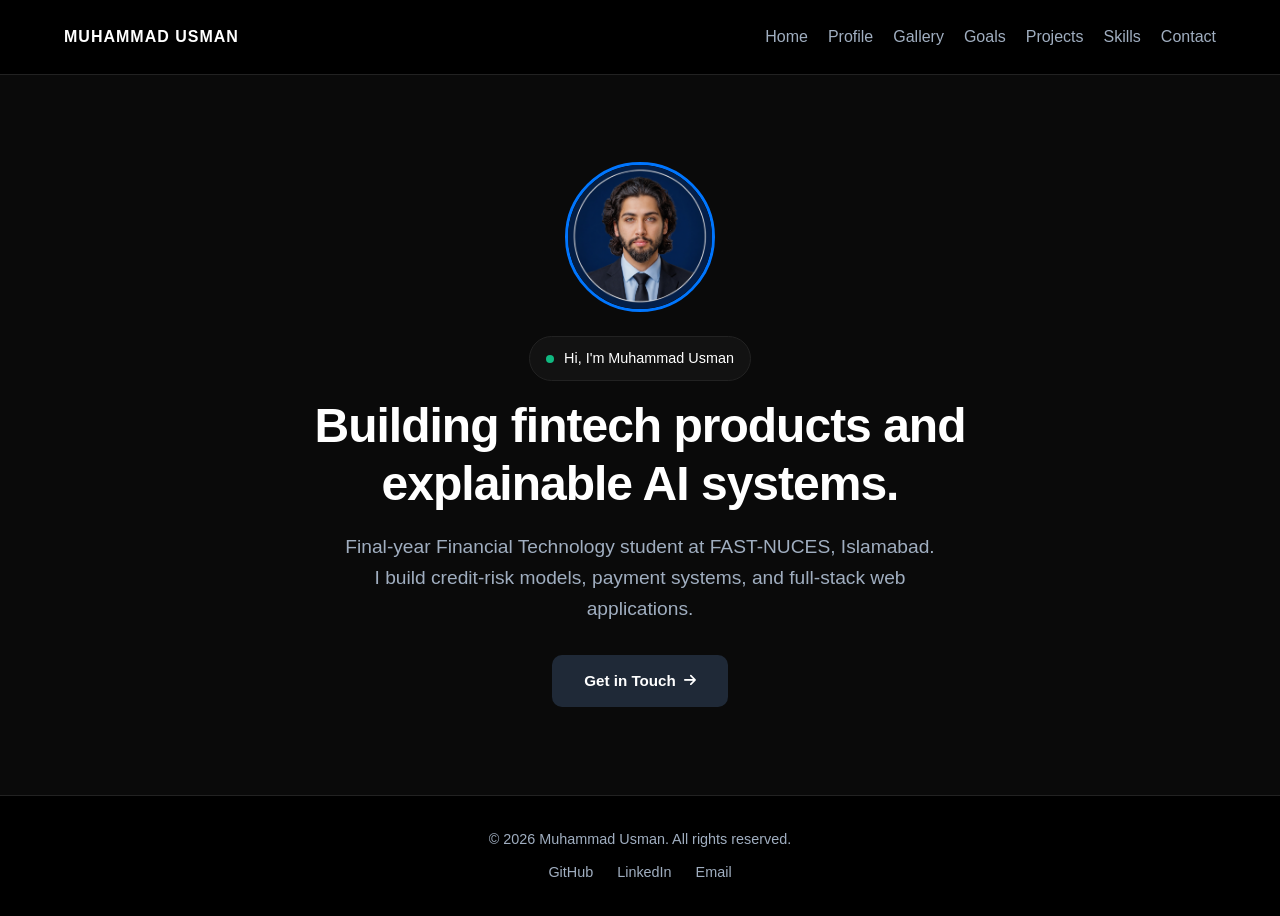
<file: index.html>
<!DOCTYPE html>
<html lang="en">
<head>
    <meta charset="UTF-8">
    <meta name="viewport" content="width=device-width, initial-scale=1.0">
    <meta name="description" content="Professional portfolio of Muhammad Usman, a Fintech student at FAST-NUCES.">
    <title>Muhammad Usman | FinTech Developer</title>
    <link rel="stylesheet" href="styling.css">
    <link rel="icon" href="data:image/svg+xml,%3Csvg xmlns='http://www.w3.org/2000/svg' viewBox='0 0 100 100'%3E%3Crect width='100' height='100' rx='20' fill='%230076ff'/%3E%3Ctext x='50' y='70' font-size='55' text-anchor='middle' fill='white' font-family='Arial' font-weight='bold'%3EMU%3C/text%3E%3C/svg%3E">
    <!-- FontAwesome for layout icons -->
    <link rel="stylesheet" href="https://cdnjs.cloudflare.com/ajax/libs/font-awesome/6.4.0/css/all.min.css">
</head>
<body>
    <nav class="navbar">
        <div class="logo">MUHAMMAD USMAN</div>
        <ul class="nav-links">
            <li><a href="index.html">Home</a></li>
            <li><a href="profile.html">Profile</a></li>
            <li><a href="gallery.html">Gallery</a></li>
            <li><a href="goals.html">Goals</a></li>
            <li><a href="projects.html">Projects</a></li>
            <li><a href="skills.html">Skills</a></li>
            <li><a href="contact.html">Contact</a></li>
        </ul>
    </nav>

    <header class="hero-section">
        <div class="hero-content">
            <div class="image-frame" style="margin-bottom: 24px;">
                <img src="assets/profile.jpg" alt="Muhammad Usman" class="profile-photo">
            </div>
            <p class="hero-tagline" style="margin-bottom: 16px;">
                <span class="pulse-dot"></span> Hi, I'm Muhammad Usman
            </p>
            <h1 style="font-size: 3rem; font-weight: 800; max-width: 800px; margin: 0 auto 20px auto; line-height: 1.2; letter-spacing: -1px;">
                Building fintech products and explainable AI systems.
            </h1>
            <p style="color: var(--text-muted); font-size: 1.2rem; max-width: 600px; margin: 0 auto 30px auto;">
                Final-year Financial Technology student at FAST-NUCES, Islamabad. I build credit-risk models, payment systems, and full-stack web applications.
            </p>
            <a href="contact.html" class="social-btn github" style="display: inline-flex; width: auto; padding: 14px 32px; margin: 0 auto;">
                Get in Touch <i class="fa-solid fa-arrow-right" style="font-size: 0.85rem;"></i>
            </a>
        </div>
    </header>
    <footer class="footer">
        <p>&copy; 2026 Muhammad Usman. All rights reserved.</p>
        <div class="footer-links">
            <a href="https://github.com/UR3322" target="_blank">GitHub</a>
            <a href="https://www.linkedin.com/in/muhammad-usman-142a9528b" target="_blank">LinkedIn</a>
            <a href="mailto:i222288@nu.edu.pk">Email</a>
        </div>
    </footer>
</body>
</html>
</file>
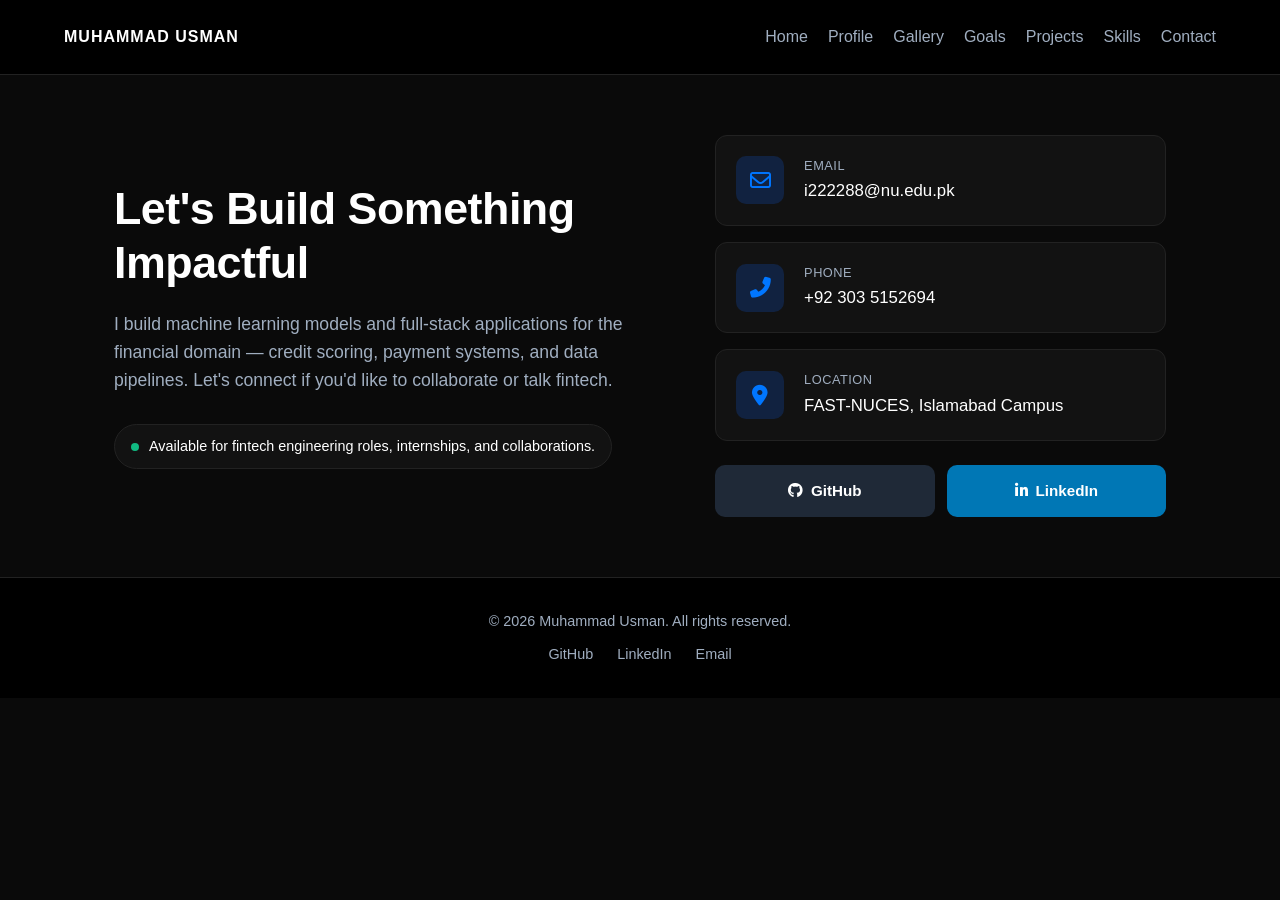
<file: contact.html>
<!DOCTYPE html>
<html lang="en">
<head>
    <meta charset="UTF-8">
    <meta name="viewport" content="width=device-width, initial-scale=1.0">
    <title>Muhammad Usman | Contact</title>
    <link rel="stylesheet" href="styling.css">
    <link rel="icon" href="data:image/svg+xml,%3Csvg xmlns='http://www.w3.org/2000/svg' viewBox='0 0 100 100'%3E%3Crect width='100' height='100' rx='20' fill='%230076ff'/%3E%3Ctext x='50' y='70' font-size='55' text-anchor='middle' fill='white' font-family='Arial' font-weight='bold'%3EMU%3C/text%3E%3C/svg%3E">
    <!-- FontAwesome added for modern professional icons -->
    <link rel="stylesheet" href="https://cdnjs.cloudflare.com/ajax/libs/font-awesome/6.4.0/css/all.min.css">
</head>
<body>
    <nav class="navbar">
        <div class="logo">MUHAMMAD USMAN</div>
        <ul class="nav-links">
            <li><a href="index.html">Home</a></li>
            <li><a href="profile.html">Profile</a></li>
            <li><a href="gallery.html">Gallery</a></li>
            <li><a href="goals.html">Goals</a></li>
            <li><a href="projects.html">Projects</a></li>
            <li><a href="skills.html">Skills</a></li>
            <li><a href="contact.html">Contact</a></li>
        </ul>
    </nav>

    <div class="contact-wrapper">
        <div class="contact-grid">
            <!-- Left Column: Focused Engineering Copy -->
            <div class="contact-hero">
                <h2>Let's Build Something Impactful</h2>
                <p>I build machine learning models and full-stack applications for the financial domain — credit scoring, payment systems, and data pipelines. Let's connect if you'd like to collaborate or talk fintech.</p>
                <div class="hero-tagline">
                    <span class="pulse-dot"></span> Available for fintech engineering roles, internships, and collaborations.
                </div>
            </div>

            <!-- Right Column: Interactive Details & Networking Cards -->
            <div class="contact-details-panel">
                <!-- Academic / Primary Communication Node -->
                <div class="info-card">
                    <div class="card-icon"><i class="fa-regular fa-envelope"></i></div>
                    <div class="card-text">
                        <span>Email</span>
                        <a href="mailto:i222288@nu.edu.pk">i222288@nu.edu.pk</a>
                    </div>
                </div>

                <!-- Telephony Node -->
                <div class="info-card">
                    <div class="card-icon"><i class="fa-solid fa-phone-flip"></i></div>
                    <div class="card-text">
                        <span>Phone</span>
                        <a href="tel:+923035152694">+92 303 5152694</a>
                    </div>
                </div>

                <!-- Institutional / Base Hub -->
                <div class="info-card">
                    <div class="card-icon"><i class="fa-solid fa-location-dot"></i></div>
                    <div class="card-text">
                        <span>Location</span>
                        <p>FAST-NUCES, Islamabad Campus</p>
                    </div>
                </div>

                <!-- Global Professional Portals -->
                <div class="social-connect-strip">
                    <a href="https://github.com/UR3322" target="_blank" class="social-btn github" aria-label="GitHub Portal">
                        <i class="fa-brands fa-github"></i> GitHub
                    </a>
                    <a href="https://www.linkedin.com/in/muhammad-usman-142a9528b" target="_blank" class="social-btn linkedin" aria-label="LinkedIn Portal">
                        <i class="fa-brands fa-linkedin-in"></i> LinkedIn
                    </a>
                </div>
            </div>
        </div>
    </div>
    <footer class="footer">
        <p>&copy; 2026 Muhammad Usman. All rights reserved.</p>
        <div class="footer-links">
            <a href="https://github.com/UR3322" target="_blank">GitHub</a>
            <a href="https://www.linkedin.com/in/muhammad-usman-142a9528b" target="_blank">LinkedIn</a>
            <a href="mailto:i222288@nu.edu.pk">Email</a>
        </div>
    </footer>
</body>
</html>
</file>
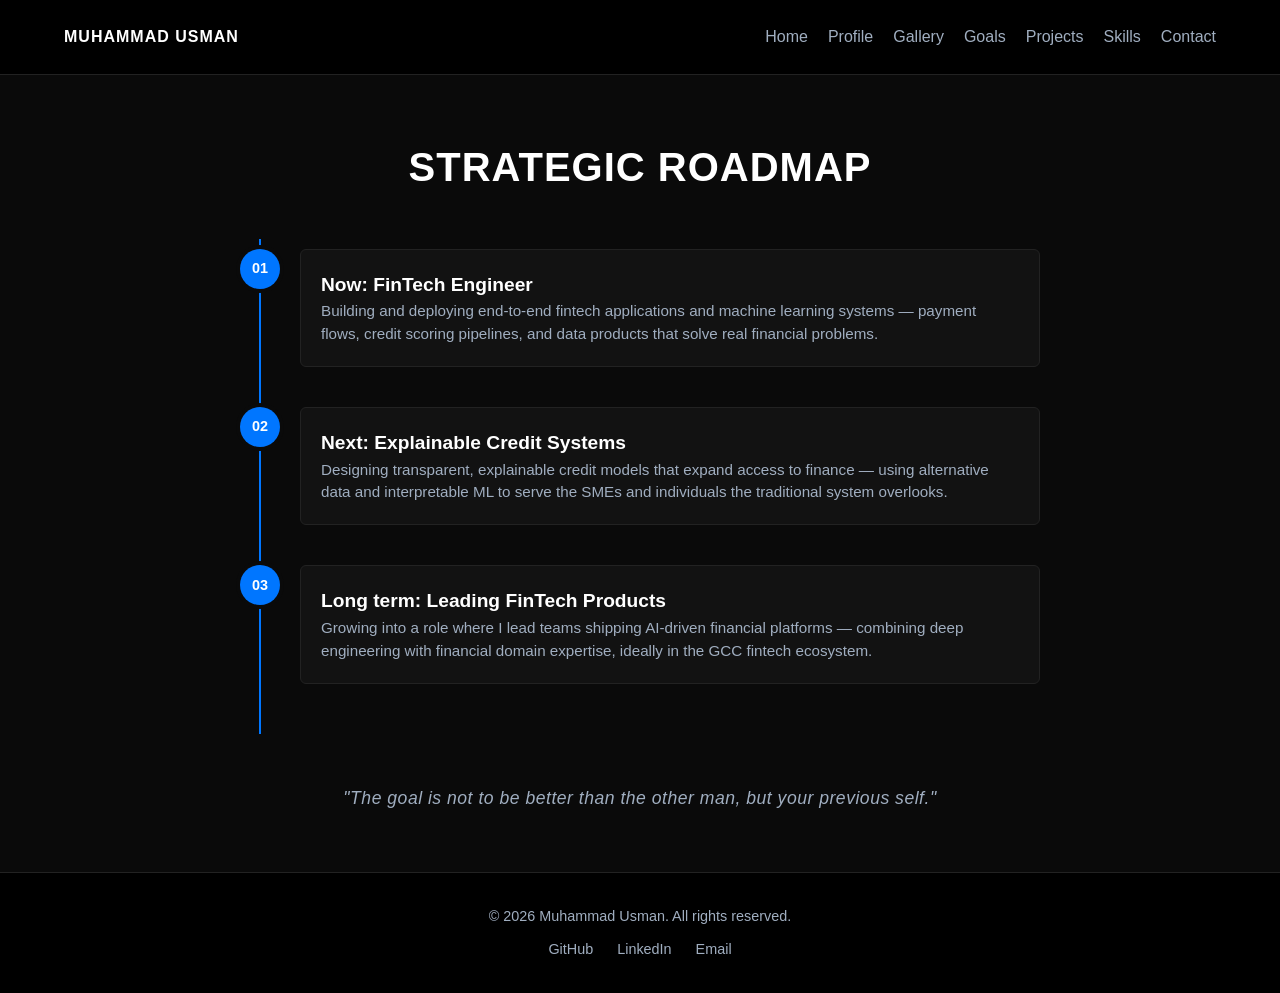
<file: goals.html>
<!DOCTYPE html>
<html lang="en">
<head>
    <meta charset="UTF-8">
    <meta name="viewport" content="width=device-width, initial-scale=1.0">
    <title>Muhammad Usman | Career Goals</title>
    <link rel="stylesheet" href="styling.css">
    <link rel="icon" href="data:image/svg+xml,%3Csvg xmlns='http://www.w3.org/2000/svg' viewBox='0 0 100 100'%3E%3Crect width='100' height='100' rx='20' fill='%230076ff'/%3E%3Ctext x='50' y='70' font-size='55' text-anchor='middle' fill='white' font-family='Arial' font-weight='bold'%3EMU%3C/text%3E%3C/svg%3E">
</head>
<body>
    <nav class="navbar">
        <div class="logo">MUHAMMAD USMAN</div>
        <ul class="nav-links">
            <li><a href="index.html">Home</a></li>
            <li><a href="profile.html">Profile</a></li>
            <li><a href="gallery.html">Gallery</a></li>
            <li><a href="goals.html">Goals</a></li>
            <li><a href="projects.html">Projects</a></li>
            <li><a href="skills.html">Skills</a></li>
            <li><a href="contact.html">Contact</a></li>
        </ul>
    </nav>
    <div class="container">
        <h2>Strategic Roadmap</h2>
        
        <div class="timeline-container">
            <!-- Phase 1: Immediate/Execution Layer -->
            <div class="timeline-block">
                <div class="timeline-badge">01</div>
                <div class="timeline-content">
                    <h3>Now: FinTech Engineer</h3>
                    <p>Building and deploying end-to-end fintech applications and machine learning systems — payment flows, credit scoring pipelines, and data products that solve real financial problems.</p>
                </div>
            </div>
            
            <!-- Phase 2: Core Focus Area -->
            <div class="timeline-block">
                <div class="timeline-badge">02</div>
                <div class="timeline-content">
                    <h3>Next: Explainable Credit Systems</h3>
                    <p>Designing transparent, explainable credit models that expand access to finance — using alternative data and interpretable ML to serve the SMEs and individuals the traditional system overlooks.</p>
                </div>
            </div>

            <!-- Phase 3: Visionary Target -->
            <div class="timeline-block">
                <div class="timeline-badge">03</div>
                <div class="timeline-content">
                    <h3>Long term: Leading FinTech Products</h3>
                    <p>Growing into a role where I lead teams shipping AI-driven financial platforms — combining deep engineering with financial domain expertise, ideally in the GCC fintech ecosystem.</p>
                </div>
            </div>
        </div>
        
        <p class="quote-style"><i>"The goal is not to be better than the other man, but your previous self."</i></p>
    </div>
    <footer class="footer">
        <p>&copy; 2026 Muhammad Usman. All rights reserved.</p>
        <div class="footer-links">
            <a href="https://github.com/UR3322" target="_blank">GitHub</a>
            <a href="https://www.linkedin.com/in/muhammad-usman-142a9528b" target="_blank">LinkedIn</a>
            <a href="mailto:i222288@nu.edu.pk">Email</a>
        </div>
    </footer>
</body>
</html>
</file>
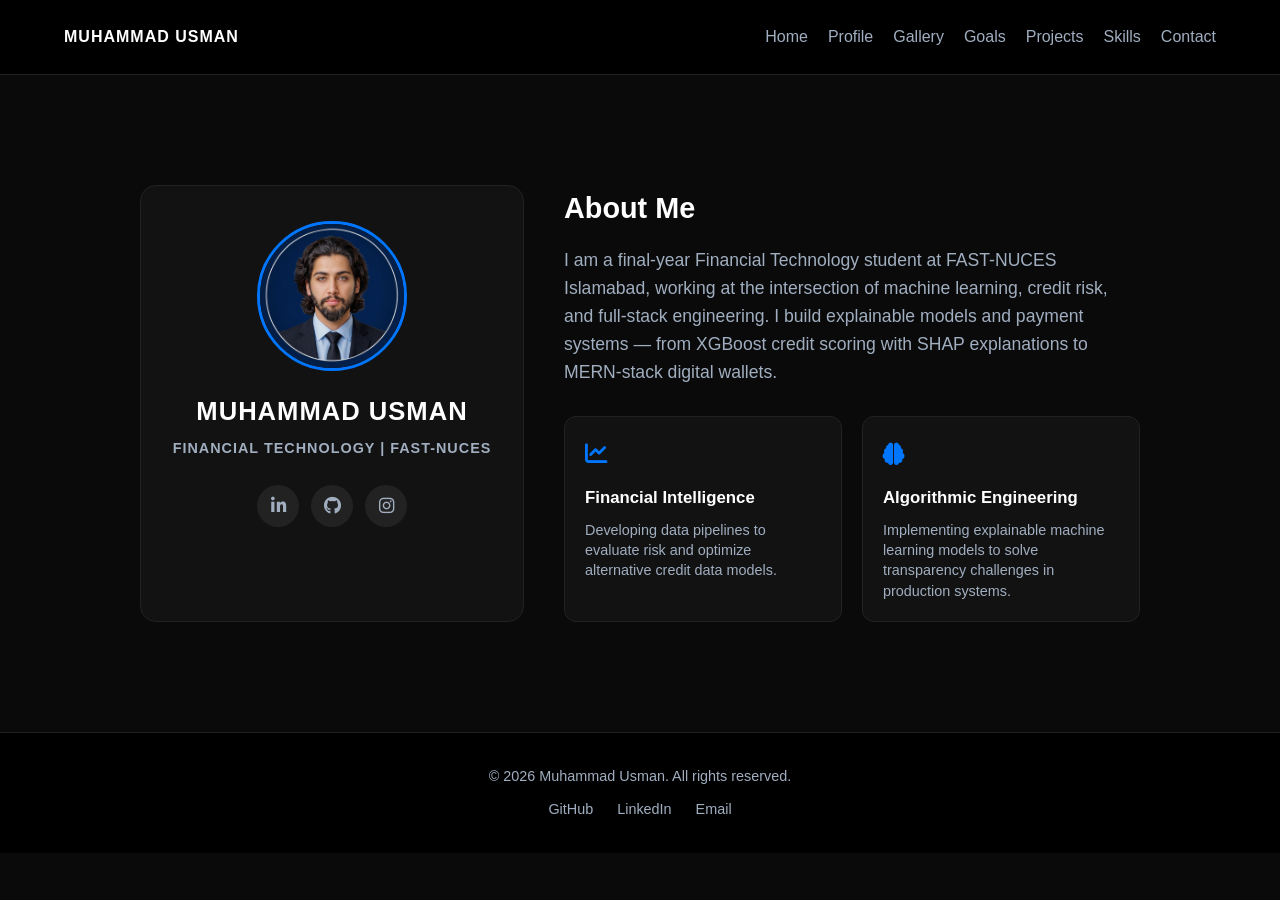
<file: profile.html>
<!DOCTYPE html>
<html lang="en">
<head>
    <meta charset="UTF-8">
    <meta name="viewport" content="width=device-width, initial-scale=1.0">
    <title>Muhammad Usman | Profile</title>
    <link rel="stylesheet" href="styling.css">
    <link rel="icon" href="data:image/svg+xml,%3Csvg xmlns='http://www.w3.org/2000/svg' viewBox='0 0 100 100'%3E%3Crect width='100' height='100' rx='20' fill='%230076ff'/%3E%3Ctext x='50' y='70' font-size='55' text-anchor='middle' fill='white' font-family='Arial' font-weight='bold'%3EMU%3C/text%3E%3C/svg%3E">
    <!-- FontAwesome for modern layout icons -->
    <link rel="stylesheet" href="https://cdnjs.cloudflare.com/ajax/libs/font-awesome/6.4.0/css/all.min.css">
</head>
<body>
    <nav class="navbar">
        <div class="logo">MUHAMMAD USMAN</div>
        <ul class="nav-links">
            <li><a href="index.html">Home</a></li>
            <li><a href="profile.html">Profile</a></li>
            <li><a href="gallery.html">Gallery</a></li>
            <li><a href="goals.html">Goals</a></li>
            <li><a href="projects.html">Projects</a></li>
            <li><a href="skills.html">Skills</a></li>
            <li><a href="contact.html">Contact</a></li>
        </ul>
    </nav>
    <div class="container">
        <div class="profile-split-wrapper">
            <!-- Left Panel: Visual Identity Card -->
            <div class="profile-side-card">
                <div class="image-frame">
                    <img src="assets/profile.jpg" class="profile-photo" alt="Muhammad Usman">
                </div>
                <h2>Muhammad Usman</h2>
                <p class="profile-subtag">Financial Technology | FAST-NUCES</p>
                
                <div class="social-icon-strip">
                    <a href="https://www.linkedin.com/in/muhammad-usman-142a9528b?utm_source=share_via&utm_content=profile&utm_medium=member_android" target="_blank" class="icon-btn linkedin" aria-label="LinkedIn"><i class="fa-brands fa-linkedin-in"></i></a>
                    <a href="https://github.com/UR3322" target="_blank" class="icon-btn github" aria-label="GitHub"><i class="fa-brands fa-github"></i></a>
                    <a href="https://www.instagram.com/_us__maan_?igsh=dThrejJ6dTZ1NnVv" target="_blank" class="icon-btn instagram" aria-label="Instagram"><i class="fa-brands fa-instagram"></i></a>
                </div>
            </div>

            <!-- Right Panel: Narrative & Focus Areas -->
            <div class="profile-main-content">
                <div class="bio-section">
                    <h3>About Me</h3>
                    <p class="main-bio">I am a final-year Financial Technology student at FAST-NUCES Islamabad, working at the intersection of machine learning, credit risk, and full-stack engineering. I build explainable models and payment systems — from XGBoost credit scoring with SHAP explanations to MERN-stack digital wallets.</p>
                </div>

                <div class="focus-grid">
                    <div class="focus-box">
                        <div class="focus-icon"><i class="fa-solid fa-chart-line"></i></div>
                        <h4>Financial Intelligence</h4>
                        <p>Developing data pipelines to evaluate risk and optimize alternative credit data models.</p>
                    </div>
                    <div class="focus-box">
                        <div class="focus-icon"><i class="fa-solid fa-brain"></i></div>
                        <h4>Algorithmic Engineering</h4>
                        <p>Implementing explainable machine learning models to solve transparency challenges in production systems.</p>
                    </div>
                </div>
            </div>
        </div>
    </div>
    <footer class="footer">
        <p>&copy; 2026 Muhammad Usman. All rights reserved.</p>
        <div class="footer-links">
            <a href="https://github.com/UR3322" target="_blank">GitHub</a>
            <a href="https://www.linkedin.com/in/muhammad-usman-142a9528b" target="_blank">LinkedIn</a>
            <a href="mailto:i222288@nu.edu.pk">Email</a>
        </div>
    </footer>
</body>
</html>
</file>
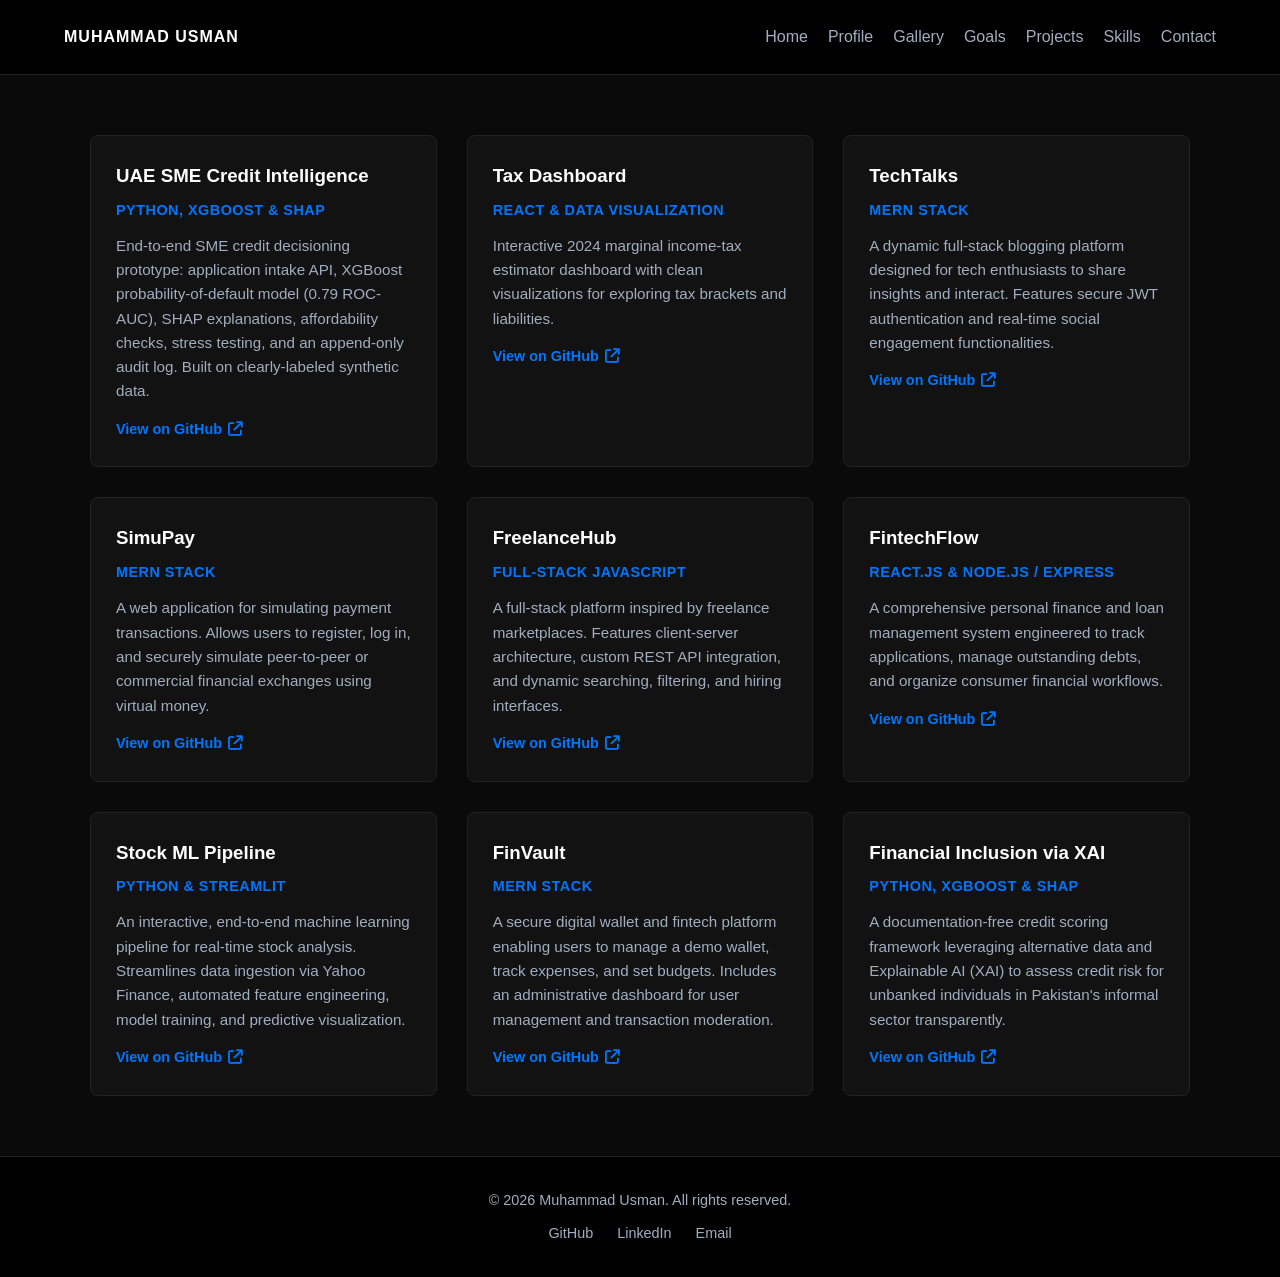
<file: projects.html>
<!DOCTYPE html>
<html lang="en">
<head>
    <meta charset="UTF-8">
    <meta name="viewport" content="width=device-width, initial-scale=1.0">
    <title>Muhammad Usman | Projects</title>
    <link rel="stylesheet" href="styling.css">
    <link rel="stylesheet" href="https://cdnjs.cloudflare.com/ajax/libs/font-awesome/6.4.0/css/all.min.css">
    <link rel="icon" href="data:image/svg+xml,%3Csvg xmlns='http://www.w3.org/2000/svg' viewBox='0 0 100 100'%3E%3Crect width='100' height='100' rx='20' fill='%230076ff'/%3E%3Ctext x='50' y='70' font-size='55' text-anchor='middle' fill='white' font-family='Arial' font-weight='bold'%3EMU%3C/text%3E%3C/svg%3E">
</head>
<body>
    <nav class="navbar">
        <div class="logo">MUHAMMAD USMAN</div>
        <ul class="nav-links">
            <li><a href="index.html">Home</a></li>
            <li><a href="profile.html">Profile</a></li>
            <li><a href="gallery.html">Gallery</a></li>
            <li><a href="goals.html">Goals</a></li>
            <li><a href="projects.html">Projects</a></li>
            <li><a href="skills.html">Skills</a></li>
            <li><a href="contact.html">Contact</a></li>
        </ul>
    </nav>
    <div class="container">
        <div class="grid-layout">
            <div class="card">
                <h3>UAE SME Credit Intelligence</h3>
                <h4>Python, XGBoost & SHAP</h4>
                <p>End-to-end SME credit decisioning prototype: application intake API, XGBoost probability-of-default model (0.79 ROC-AUC), SHAP explanations, affordability checks, stress testing, and an append-only audit log. Built on clearly-labeled synthetic data.</p>
                <a class="card-link" href="https://github.com/UR3322/uae-sme-credit-intelligence" target="_blank">View on GitHub <i class="fa-solid fa-arrow-up-right-from-square"></i></a>
            </div>

            <div class="card">
                <h3>Tax Dashboard</h3>
                <h4>React & Data Visualization</h4>
                <p>Interactive 2024 marginal income-tax estimator dashboard with clean visualizations for exploring tax brackets and liabilities.</p>
                <a class="card-link" href="https://github.com/UR3322/Tax-Dasboard" target="_blank">View on GitHub <i class="fa-solid fa-arrow-up-right-from-square"></i></a>
            </div>

            <div class="card">
                <h3>TechTalks</h3>
                <h4>MERN Stack</h4>
                <p>A dynamic full-stack blogging platform designed for tech enthusiasts to share insights and interact. Features secure JWT authentication and real-time social engagement functionalities.</p>
                <a class="card-link" href="https://github.com/UR3322/TechTalks" target="_blank">View on GitHub <i class="fa-solid fa-arrow-up-right-from-square"></i></a>
            </div>

            <div class="card">
                <h3>SimuPay</h3>
                <h4>MERN Stack</h4>
                <p>A web application for simulating payment transactions. Allows users to register, log in, and securely simulate peer-to-peer or commercial financial exchanges using virtual money.</p>
                <a class="card-link" href="https://github.com/UR3322/SimuPay" target="_blank">View on GitHub <i class="fa-solid fa-arrow-up-right-from-square"></i></a>
            </div>

            <div class="card">
                <h3>FreelanceHub</h3>
                <h4>Full-Stack JavaScript</h4>
                <p>A full-stack platform inspired by freelance marketplaces. Features client-server architecture, custom REST API integration, and dynamic searching, filtering, and hiring interfaces.</p>
                <a class="card-link" href="https://github.com/UR3322/FreelanceHub-FullStack" target="_blank">View on GitHub <i class="fa-solid fa-arrow-up-right-from-square"></i></a>
            </div>

            <div class="card">
                <h3>FintechFlow</h3>
                <h4>React.js & Node.js / Express</h4>
                <p>A comprehensive personal finance and loan management system engineered to track applications, manage outstanding debts, and organize consumer financial workflows.</p>
                <a class="card-link" href="https://github.com/UR3322/fintechflow" target="_blank">View on GitHub <i class="fa-solid fa-arrow-up-right-from-square"></i></a>
            </div>

            <div class="card">
                <h3>Stock ML Pipeline</h3>
                <h4>Python & Streamlit</h4>
                <p>An interactive, end-to-end machine learning pipeline for real-time stock analysis. Streamlines data ingestion via Yahoo Finance, automated feature engineering, model training, and predictive visualization.</p>
                <a class="card-link" href="https://github.com/UR3322/Stock_ML_Pipeline" target="_blank">View on GitHub <i class="fa-solid fa-arrow-up-right-from-square"></i></a>
            </div>

            <div class="card">
                <h3>FinVault</h3>
                <h4>MERN Stack</h4>
                <p>A secure digital wallet and fintech platform enabling users to manage a demo wallet, track expenses, and set budgets. Includes an administrative dashboard for user management and transaction moderation.</p>
                <a class="card-link" href="https://github.com/UR3322/FinVault" target="_blank">View on GitHub <i class="fa-solid fa-arrow-up-right-from-square"></i></a>
            </div>

            <div class="card">
                <h3>Financial Inclusion via XAI</h3>
                <h4>Python, XGBoost & SHAP</h4>
                <p>A documentation-free credit scoring framework leveraging alternative data and Explainable AI (XAI) to assess credit risk for unbanked individuals in Pakistan's informal sector transparently.</p>
                <a class="card-link" href="https://github.com/UR3322/XAI-Credit-Scoring-Informal-Sector" target="_blank">View on GitHub <i class="fa-solid fa-arrow-up-right-from-square"></i></a>
            </div>
        </div>
    </div>
    <footer class="footer">
        <p>&copy; 2026 Muhammad Usman. All rights reserved.</p>
        <div class="footer-links">
            <a href="https://github.com/UR3322" target="_blank">GitHub</a>
            <a href="https://www.linkedin.com/in/muhammad-usman-142a9528b" target="_blank">LinkedIn</a>
            <a href="mailto:i222288@nu.edu.pk">Email</a>
        </div>
    </footer>
</body>
</html>
</file>
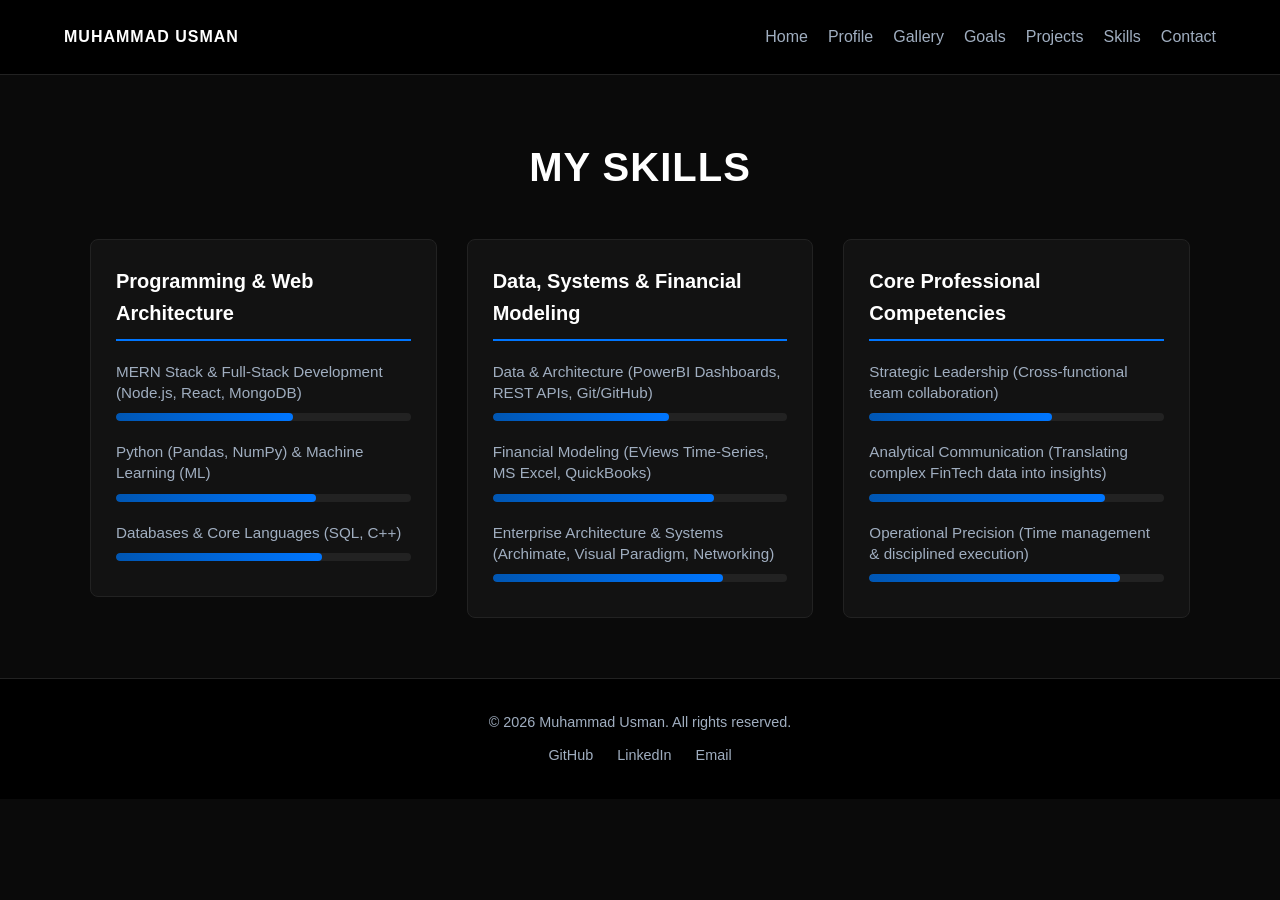
<file: skills.html>
<!DOCTYPE html>
<html lang="en">
<head>
    <meta charset="UTF-8">
    <meta name="viewport" content="width=device-width, initial-scale=1.0">
    <title>Muhammad Usman | Skills</title>
    <link rel="stylesheet" href="styling.css">
    <link rel="icon" href="data:image/svg+xml,%3Csvg xmlns='http://www.w3.org/2000/svg' viewBox='0 0 100 100'%3E%3Crect width='100' height='100' rx='20' fill='%230076ff'/%3E%3Ctext x='50' y='70' font-size='55' text-anchor='middle' fill='white' font-family='Arial' font-weight='bold'%3EMU%3C/text%3E%3C/svg%3E">
</head>
<body>
    <nav class="navbar">
        <div class="logo">MUHAMMAD USMAN</div>
        <ul class="nav-links">
            <li><a href="index.html">Home</a></li>
            <li><a href="profile.html">Profile</a></li>
            <li><a href="gallery.html">Gallery</a></li>
            <li><a href="goals.html">Goals</a></li>
            <li><a href="projects.html">Projects</a></li>
            <li><a href="skills.html">Skills</a></li>
            <li><a href="contact.html">Contact</a></li>
        </ul>
    </nav>
    <div class="container">
        <h2>My Skills</h2>
        
        <div class="skills-grid">
            <!-- Technical Expertise - Development -->
            <div class="skill-category">
                <h3>Programming & Web Architecture</h3>
                
                <div class="skill-item">
                    <p>MERN Stack & Full-Stack Development (Node.js, React, MongoDB)</p>
                    <div class="skill-bar-bg">
                        <div class="skill-fill" style="width: 60%;"></div>
                    </div>
                </div>

                <div class="skill-item">
                    <p>Python (Pandas, NumPy) & Machine Learning (ML)</p>
                    <div class="skill-bar-bg">
                        <div class="skill-fill" style="width: 68%;"></div>
                    </div>
                </div>

                <div class="skill-item">
                    <p>Databases & Core Languages (SQL, C++)</p>
                    <div class="skill-bar-bg">
                        <div class="skill-fill" style="width: 70%;"></div>
                    </div>
                </div>
            </div>

            <!-- Technical Expertise - Data & Finance -->
            <div class="skill-category">
                <h3>Data, Systems & Financial Modeling</h3>

                <div class="skill-item">
                    <p>Data & Architecture (PowerBI Dashboards, REST APIs, Git/GitHub)</p>
                    <div class="skill-bar-bg">
                        <div class="skill-fill" style="width: 60%;"></div>
                    </div>
                </div>

                <div class="skill-item">
                    <p>Financial Modeling (EViews Time-Series, MS Excel, QuickBooks)</p>
                    <div class="skill-bar-bg">
                        <div class="skill-fill" style="width: 75%;"></div>
                    </div>
                </div>

                <div class="skill-item">
                    <p>Enterprise Architecture & Systems (Archimate, Visual Paradigm, Networking)</p>
                    <div class="skill-bar-bg">
                        <div class="skill-fill" style="width: 78%;"></div>
                    </div>
                </div>
            </div>

            <!-- Core Competencies -->
            <div class="skill-category">
                <h3>Core Professional Competencies</h3>

                <div class="skill-item">
                    <p>Strategic Leadership (Cross-functional team collaboration)</p>
                    <div class="skill-bar-bg">
                        <div class="skill-fill" style="width: 62%;"></div>
                    </div>
                </div>

                <div class="skill-item">
                    <p>Analytical Communication (Translating complex FinTech data into insights)</p>
                    <div class="skill-bar-bg">
                        <div class="skill-fill" style="width: 80%;"></div>
                    </div>
                </div>

                <div class="skill-item">
                    <p>Operational Precision (Time management & disciplined execution)</p>
                    <div class="skill-bar-bg">
                        <div class="skill-fill" style="width: 85%;"></div>
                    </div>
                </div>
            </div>
        </div>
    </div>
    <footer class="footer">
        <p>&copy; 2026 Muhammad Usman. All rights reserved.</p>
        <div class="footer-links">
            <a href="https://github.com/UR3322" target="_blank">GitHub</a>
            <a href="https://www.linkedin.com/in/muhammad-usman-142a9528b" target="_blank">LinkedIn</a>
            <a href="mailto:i222288@nu.edu.pk">Email</a>
        </div>
    </footer>
</body>
</html>
</file>
<file: styling.css>
/* ==========================================
   1. GLOBAL VARIABLES & SYSTEM TOKENS
   ========================================== */
:root {
  --bg-main: #0a0a0a;
  --bg-surface: #121212;
  --bg-surface-hover: #1c1c1e;
  --bg-accent-subtle: #112240;
  
  --text-main: #ffffff;
  --text-muted: #a0aec0;
  --text-accent: #0076ff;
  --text-accent-gradient: linear-gradient(90deg, #0056b3, #0076ff);
  
  --border-color: #222222;
  --border-color-hover: #0076ff;
  --font-stack: 'Inter', 'Segoe UI', sans-serif;
}

/* ==========================================
   2. CORE RESET & BASE STYLES
   ========================================== */
* {
  margin: 0;
  padding: 0;
  box-sizing: border-box;
  font-family: var(--font-stack);
}

body {
  background-color: var(--bg-main);
  color: var(--text-main);
  line-height: 1.6;
}

.container {
  width: 90%;
  max-width: 1100px;
  margin: auto;
  padding: 60px 0;
}

.container h2 {
  font-size: 2.5rem;
  font-weight: 700;
  text-align: center;
  margin-bottom: 40px;
  text-transform: uppercase;
  letter-spacing: 1px;
}

/* ==========================================
   3. NAVIGATION BAR
   ========================================== */
.navbar {
  display: flex;
  justify-content: space-between;
  align-items: center;
  padding: 1.5rem 5%;
  background: #000000;
  border-bottom: 1px solid var(--border-color);
  position: sticky;
  top: 0;
  z-index: 1000;
}

.logo {
  font-weight: 700;
  letter-spacing: 1px;
}

.nav-links {
  display: flex;
  list-style: none;
}

.nav-links li {
  margin-left: 20px;
}

.nav-links a {
  color: var(--text-muted);
  text-decoration: none;
  transition: color 0.2s ease;
}

.nav-links a:hover {
  color: var(--text-main);
}

/* ==========================================
   4. HOME / HERO SECTION
   ========================================== */
.hero-section {
  display: flex;
  justify-content: center;
  align-items: center;
  text-align: center;
  min-height: 80vh; 
  padding: 20px;
}

.btn {
  display: inline-flex;
  padding: 12px 30px;
  color: #f9f2f2;           
  text-decoration: underline;
  font-weight: bold;
  margin-top: 20px;
}

/* ==========================================
   5. STANDARD CARDS & REUSABLE GRIDS
   ========================================== */
.grid-layout {
  display: grid;
  grid-template-columns: repeat(3, 1fr);
  gap: 30px;
}

.card {
  background: var(--bg-surface);
  padding: 25px;
  border: 1px solid var(--border-color);
  border-radius: 8px;
  transition: transform 0.2s ease, border-color 0.2s ease;
}

.card:hover {
  transform: translateY(-4px);
  border-color: var(--border-color-hover);
}

.card h3 {
  margin-bottom: 8px;
  color: var(--text-main);
}

.card h4 {
  font-size: 0.9rem;
  color: var(--text-accent);
  margin-bottom: 12px;
  text-transform: uppercase;
  letter-spacing: 0.5px;
}

.card p {
  color: var(--text-muted);
  font-size: 0.95rem;
}

/* ==========================================
   6. SKILLS COMPONENT LAYOUT
   ========================================== */
.skills-grid {
  display: grid;
  grid-template-columns: repeat(auto-fit, minmax(320px, 1fr));
  gap: 30px;
  align-items: start;
}

.skill-category {
  background: var(--bg-surface);
  border-radius: 8px;
  padding: 25px;
  border: 1px solid var(--border-color);
  transition: transform 0.2s ease, border-color 0.2s ease;
}

.skill-category:hover {
  transform: translateY(-4px);
  border-color: var(--border-color-hover);
}

.skill-category h3 {
  font-size: 1.25rem;
  font-weight: 600;
  color: var(--text-main);
  margin-top: 0;
  margin-bottom: 20px;
  padding-bottom: 10px;
  border-bottom: 2px solid var(--text-accent);
}

.skill-item {
  margin-bottom: 20px;
}

.skill-item:last-child {
  margin-bottom: 0;
}

.skill-item p {
  font-size: 0.95rem;
  font-weight: 500;
  margin: 0 0 8px 0;
  color: var(--text-muted);
  line-height: 1.4;
}

.skill-bar-bg {
  width: 100%;
  height: 8px;
  background-color: #222222;
  border-radius: 4px;
  overflow: hidden;
  margin: 10px 0;
}

.skill-fill {
  height: 100%;
  background: var(--text-accent-gradient);
  border-radius: 4px;
  animation: progressLoad 1s ease-in-out forwards;
  transform-origin: left;
}

@keyframes progressLoad {
  from { transform: scaleX(0); }
  to { transform: scaleX(1); }
}

/* ==========================================
   7. CAREER ROADMAP (TIMELINE COMPONENT)
   ========================================== */
.timeline-container {
  position: relative;
  max-width: 800px;
  margin: 40px auto;
  padding: 10px 0;
}

.timeline-container::after {
  content: '';
  position: absolute;
  width: 2px;
  background-color: var(--text-accent);
  top: 0;
  bottom: 0;
  left: 20px;
  margin-left: -1px;
}

.timeline-block {
  position: relative;
  margin-bottom: 40px;
  padding-left: 60px;
}

.timeline-badge {
  position: absolute;
  left: 0;
  top: 0;
  width: 40px;
  height: 40px;
  border-radius: 50%;
  background: var(--text-accent);
  color: var(--text-main);
  font-weight: bold;
  display: flex;
  align-items: center;
  justify-content: center;
  font-size: 0.9rem;
  z-index: 1;
  box-shadow: 0 0 0 4px var(--bg-main);
}

.timeline-content {
  padding: 20px;
  background: var(--bg-surface);
  border-radius: 6px;
  border: 1px solid var(--border-color);
}

.timeline-content h3 {
  margin-top: 0;
  color: var(--text-main);
  font-size: 1.2rem;
  font-weight: 600;
}

.timeline-content p {
  color: var(--text-muted);
  font-size: 0.95rem;
  line-height: 1.5;
  margin-bottom: 0;
}

.quote-style {
  text-align: center;
  margin-top: 50px;
  font-size: 1.1rem;
  color: var(--text-muted);
  letter-spacing: 0.5px;
}

/* ==========================================
   8. PROFILE SPLIT INTERFACE
   ========================================== */
.profile-split-wrapper {
  display: grid;
  grid-template-columns: 0.8fr 1.2fr;
  gap: 40px;
  margin: 50px auto;
  max-width: 1000px;
}

.profile-side-card {
  background: var(--bg-surface);
  border: 1px solid var(--border-color);
  border-radius: 16px;
  padding: 35px 25px;
  text-align: center;
}

.image-frame {
  width: 150px;
  height: 150px;
  margin: 0 auto 20px auto;
  border-radius: 50%;
  overflow: hidden;
  border: 3px solid var(--text-accent);
}

.profile-photo {
  width: 100%;
  height: 100%;
  object-fit: cover;
}

.profile-side-card h2 {
  font-size: 1.6rem;
  font-weight: 700;
  color: var(--text-main);
  margin: 10px 0 5px 0;
}

.profile-subtag {
  font-size: 0.9rem;
  color: var(--text-muted);
  text-transform: uppercase;
  letter-spacing: 1px;
  font-weight: 600;
  margin-bottom: 25px;
}

.social-icon-strip {
  display: flex;
  justify-content: center;
  gap: 12px;
}

.icon-btn {
  width: 42px;
  height: 42px;
  border-radius: 50%;
  background-color: #222222;
  color: var(--text-muted);
  display: flex;
  align-items: center;
  justify-content: center;
  font-size: 1.1rem;
  text-decoration: none;
  transition: all 0.2s ease;
}

.icon-btn:hover {
  color: var(--text-main);
  transform: translateY(-3px);
}

.icon-btn.linkedin:hover { background-color: #0077b5; }
.icon-btn.github:hover { background-color: #1f2937; }
.icon-btn.instagram:hover { background-color: #e1306c; }

.profile-main-content {
  display: flex;
  flex-direction: column;
  justify-content: center;
}

.bio-section h3 {
  font-size: 1.8rem;
  color: var(--text-main);
  margin: 0 0 15px 0;
  font-weight: 700;
}

.main-bio {
  font-size: 1.1rem;
  color: var(--text-muted);
  line-height: 1.6;
  margin: 0 0 30px 0;
}

.focus-grid {
  display: grid;
  grid-template-columns: 1fr 1fr;
  gap: 20px;
}

.focus-box {
  background: var(--bg-surface);
  border: 1px solid var(--border-color);
  border-radius: 12px;
  padding: 20px;
}

.focus-icon {
  font-size: 1.4rem;
  color: var(--text-accent);
  margin-bottom: 12px;
}

.focus-box h4 {
  font-size: 1.05rem;
  font-weight: 600;
  color: var(--text-main);
  margin: 0 0 8px 0;
}

.focus-box p {
  font-size: 0.9rem;
  color: var(--text-muted);
  line-height: 1.4;
  margin: 0;
}

/* Old compatibility wrapper for fallback items */
.profile-wrapper {
  display: flex;
  gap: 40px;
  flex-wrap: wrap;
}

.social-container {
  margin-top: 30px;
}

.social-container h3 {
  font-size: 1.2rem;
  margin-bottom: 10px;
}

.social-link {
  display: inline-block;
  margin-right: 20px;
  color: var(--text-muted);
  text-decoration: none;
  border: 1px solid var(--border-color);
  padding: 8px 16px;
  border-radius: 4px;
  transition: 0.3s ease;
}

.social-link:hover {
  color: #000000;
  background: #ffffff;
  border-color: #ffffff;
}

/* ==========================================
   9. CONTACT PANEL STYLING
   ========================================== */
.contact-wrapper {
  max-width: 1100px;
  margin: 60px auto;
  padding: 0 24px;
}

.contact-grid {
  display: grid;
  grid-template-columns: 1.1fr 0.9fr;
  gap: 50px;
  align-items: center;
}

.contact-hero h2 {
  font-size: 2.8rem;
  color: var(--text-main);
  line-height: 1.2;
  margin-bottom: 20px;
  font-weight: 700;
  letter-spacing: -0.5px;
}

.contact-hero p {
  font-size: 1.1rem;
  color: var(--text-muted);
  line-height: 1.6;
  margin-bottom: 30px;
}

.hero-tagline {
  display: inline-flex;
  align-items: center;
  gap: 10px;
  background-color: var(--bg-surface);
  padding: 10px 16px;
  border-radius: 30px;
  font-size: 0.9rem;
  font-weight: 500;
  color: var(--text-main);
  border: 1px solid var(--border-color);
}

.pulse-dot {
  width: 8px;
  height: 8px;
  background-color: #10b981;
  border-radius: 50%;
  box-shadow: 0 0 0 0 rgba(16, 185, 129, 0.7);
  animation: pulse 1.6s infinite;
}

@keyframes pulse {
  0% { transform: scale(0.95); box-shadow: 0 0 0 0 rgba(16, 185, 129, 0.5); }
  70% { transform: scale(1); box-shadow: 0 0 0 8px rgba(16, 185, 129, 0); }
  100% { transform: scale(0.95); box-shadow: 0 0 0 0 rgba(16, 185, 129, 0); }
}

.contact-details-panel {
  display: flex;
  flex-direction: column;
  gap: 16px;
}

.info-card {
  display: flex;
  align-items: center;
  gap: 20px;
  background: var(--bg-surface);
  padding: 20px;
  border-radius: 12px;
  border: 1px solid var(--border-color);
  transition: transform 0.2s ease, border-color 0.2s ease;
}

.info-card:hover {
  transform: translateX(4px);
  border-color: var(--border-color-hover);
}

.card-icon {
  width: 48px;
  height: 48px;
  background-color: var(--bg-accent-subtle);
  color: var(--text-accent);
  border-radius: 10px;
  display: flex;
  align-items: center;
  justify-content: center;
  font-size: 1.3rem;
}

.card-text span {
  display: block;
  font-size: 0.8rem;
  text-transform: uppercase;
  color: var(--text-muted);
  letter-spacing: 0.5px;
  margin-bottom: 2px;
}

.card-text p, .card-text a {
  margin: 0;
  font-size: 1.05rem;
  color: var(--text-main);
  font-weight: 500;
  text-decoration: none;
}

.card-text a:hover {
  color: var(--text-accent);
}

.social-connect-strip {
  display: grid;
  grid-template-columns: 1fr 1fr;
  gap: 12px;
  margin-top: 8px;
}

.social-btn {
  display: flex;
  align-items: center;
  justify-content: center;
  gap: 8px;
  padding: 14px;
  border-radius: 10px;
  font-size: 0.95rem;
  font-weight: 600;
  text-decoration: none;
  transition: opacity 0.2s ease;
}

.social-btn:hover {
  opacity: 0.9;
}

.social-btn.github {
  background-color: #1f2937;
  color: #ffffff;
}

.social-btn.linkedin {
  background-color: #0077b5;
  color: #ffffff;
}

/* ==========================================
   10. MEDIA QUERIES & RESPONSIVENESS
   ========================================== */
@media (min-width: 1025px) {
  .grid-layout {
    grid-template-columns: repeat(3, 1fr);
  }
}

@media (max-width: 1024px) and (min-width: 641px) {
  .grid-layout {
    grid-template-columns: repeat(2, 1fr);
  }
  .container {
    width: 92%;
  }
}

@media (max-width: 768px) {
  .contact-grid,
  .profile-split-wrapper {
    grid-template-columns: 1fr;
    gap: 40px;
  }
  
  .focus-grid {
    grid-template-columns: 1fr;
  }

  .contact-hero h2 {
    font-size: 2.2rem;
  }
}

@media (max-width: 640px) {
  .navbar {
    flex-direction: column;
    padding: 1rem;
  }

  .nav-links {
    margin-top: 15px;
    flex-wrap: wrap;
    justify-content: center;
  }

  .nav-links li {
    margin: 5px 10px;
  }

  .grid-layout {
    grid-template-columns: 1fr;
  }

  .profile-wrapper {
    flex-direction: column;
    align-items: center;
    text-align: center;
  }

  .hero-section h1 {
    font-size: 1.8rem;
  }
}
/* ==========================================
   12. PROJECT CARD LINKS & SITE FOOTER
   ========================================== */
.card-link {
  display: inline-flex;
  align-items: center;
  gap: 6px;
  margin-top: 14px;
  color: var(--text-accent);
  text-decoration: none;
  font-weight: 600;
  font-size: 0.9rem;
}

.card-link:hover {
  text-decoration: underline;
}

.footer {
  text-align: center;
  padding: 2rem 5%;
  border-top: 1px solid var(--border-color);
  color: var(--text-muted);
  font-size: 0.9rem;
  background: #000000;
}

.footer-links {
  margin-top: 10px;
}

.footer-links a {
  color: var(--text-muted);
  margin: 0 10px;
  text-decoration: none;
}

.footer-links a:hover {
  color: var(--text-main);
}
</file>
